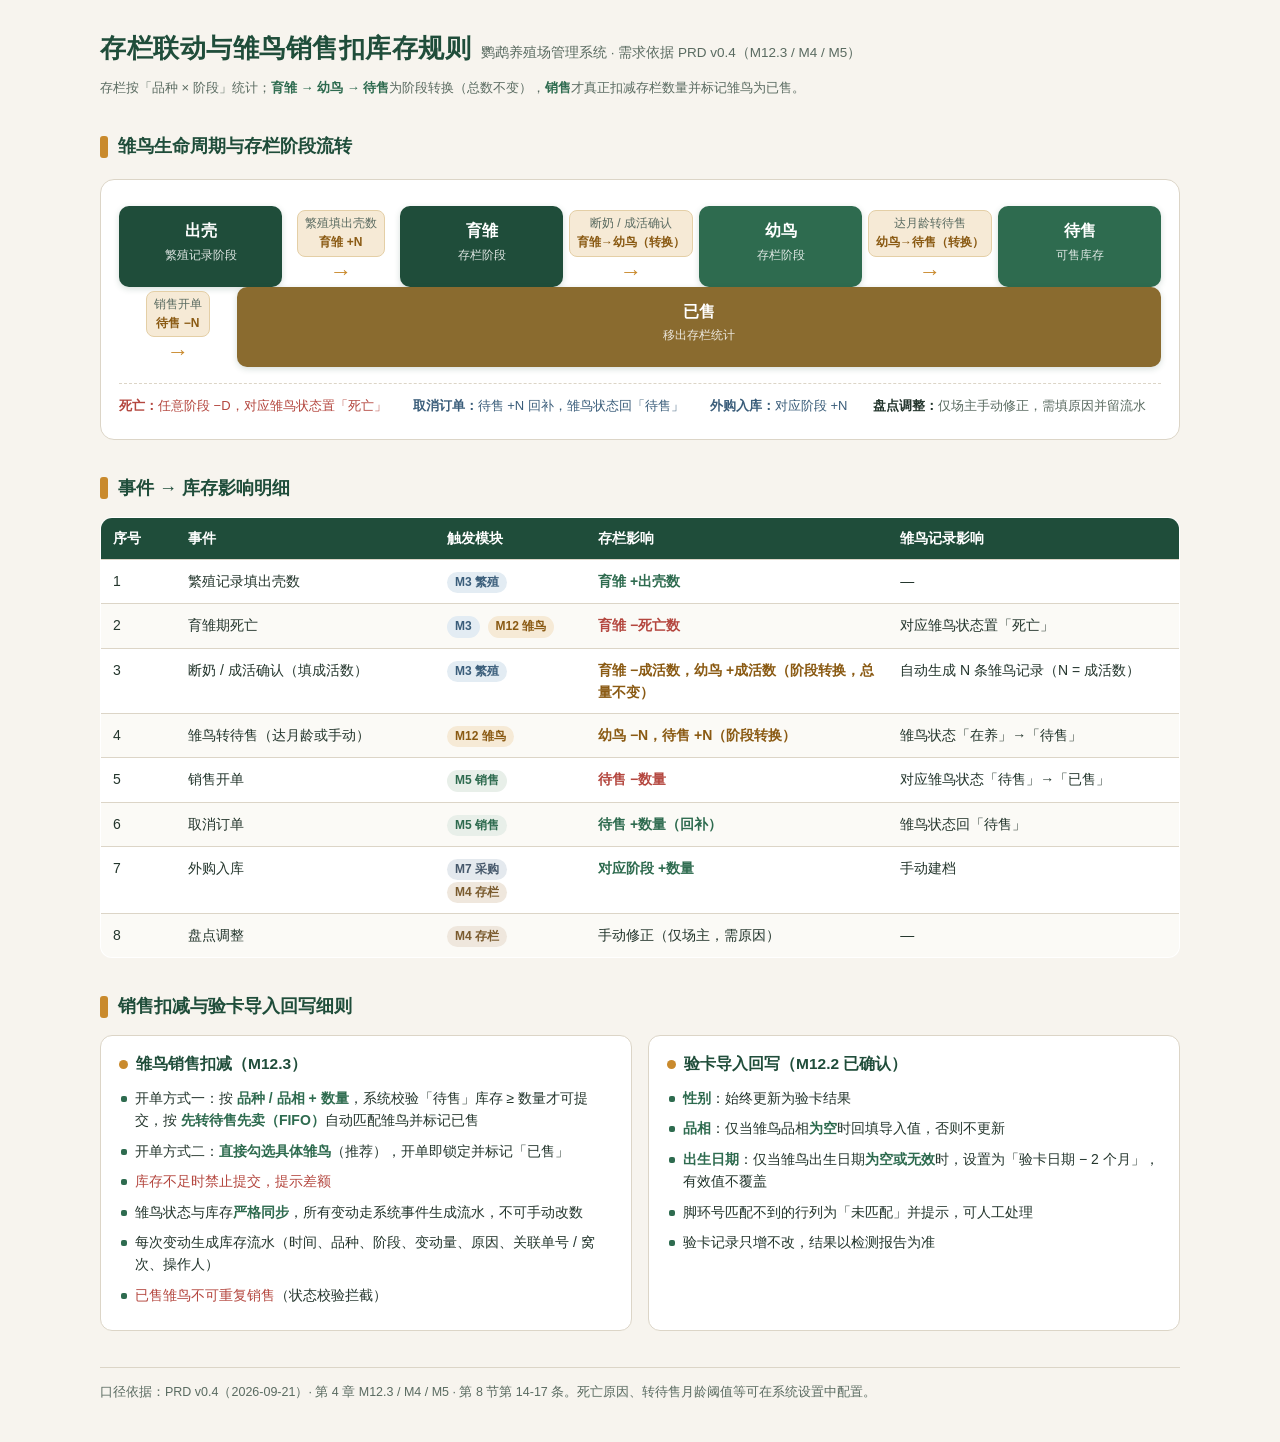
<file: 存栏联动规则图.html>
<!DOCTYPE html>
<html lang="zh-CN">
<head>
<meta charset="UTF-8">
<meta name="viewport" content="width=device-width, initial-scale=1.0">
<title>存栏联动与雏鸟销售扣库存规则</title>
<link rel="icon" href="data:image/svg+xml,%3Csvg xmlns='http://www.w3.org/2000/svg' viewBox='0 0 32 32'%3E%3Crect width='32' height='32' rx='7' fill='%231F4D3A'/%3E%3Ccircle cx='16' cy='16' r='6' fill='%23F7F4EE'/%3E%3Ccircle cx='16' cy='16' r='3' fill='%23D99A3D'/%3E%3C/svg%3E">
<style>
  :root{
    --ink:#23352C;
    --muted:#5A6B61;
    --bg:#F7F4EE;
    --card:#FFFFFF;
    --line:#DCD5C7;
    --green:#1F4D3A;
    --green-2:#2E6B4F;
    --amber:#C98A2D;
    --amber-bg:#F6EAD6;
    --red:#B4473F;
    --red-bg:#F6E2DF;
    --blue:#3A5D7A;
    --blue-bg:#E3ECF3;
  }
  *{box-sizing:border-box;margin:0;padding:0;}
  body{
    background:var(--bg);
    color:var(--ink);
    font-family:"PingFang SC","Microsoft YaHei","Noto Sans SC","Helvetica Neue",Arial,sans-serif;
    line-height:1.6;
    padding:28px 20px 40px;
    font-size:15px;
  }
  .wrap{max-width:1080px;margin:0 auto;}
  header.kicker{display:flex;align-items:baseline;gap:10px;flex-wrap:wrap;}
  h1{font-size:26px;font-weight:800;color:var(--green);letter-spacing:.5px;}
  .sub{color:var(--muted);font-size:13.5px;}
  .rule-note{margin-top:8px;font-size:13px;color:var(--muted);}
  .rule-note b{color:var(--green-2);}

  section{margin-top:34px;}
  .sec-title{
    display:flex;align-items:center;gap:10px;
    font-size:18px;font-weight:700;color:var(--green);
  }
  .sec-title::before{
    content:"";display:inline-block;width:8px;height:22px;border-radius:3px;background:var(--amber);
  }
  .sec-desc{margin-top:6px;font-size:14px;color:var(--muted);}

  /* ===== 阶段流转主图 ===== */
  .flow{
    margin-top:18px;
    display:flex;flex-wrap:wrap;align-items:stretch;
    background:var(--card);
    border:1px solid var(--line);
    border-radius:14px;
    padding:26px 18px 22px;
  }
  .stage{
    flex:1 1 150px;min-width:130px;
    background:var(--green);
    color:#fff;
    border-radius:10px;
    padding:12px 8px;
    text-align:center;
    font-size:16px;font-weight:700;
    box-shadow:0 2px 6px rgba(31,77,58,.18);
  }
  .stage .st-sub{display:block;font-size:12px;font-weight:400;opacity:.85;margin-top:2px;}
  .stage.out{background:var(--green-2);}
  .stage.sold{background:#8A6B2F;}
  .link{
    flex:0 0 auto;
    display:flex;flex-direction:column;align-items:center;justify-content:center;
    min-width:118px;padding:4px 6px;
  }
  .link .evt{
    font-size:12px;color:var(--muted);text-align:center;
    background:var(--amber-bg);border:1px solid #E4CFA6;
    border-radius:8px;padding:3px 7px;margin-bottom:4px;
  }
  .link .evt b{color:#8A5A13;font-weight:700;}
  .link .arrow{font-size:22px;color:var(--amber);line-height:1;font-weight:700;}
  .flow-foot{
    flex-basis:100%;
    margin-top:16px;padding-top:12px;
    border-top:1px dashed var(--line);
    display:flex;flex-wrap:wrap;gap:10px 26px;
    font-size:13px;color:var(--muted);
  }
  .flow-foot span b{color:var(--ink);}
  .flow-foot .bad-red{color:var(--red);}
  .flow-foot .bad-red b{color:var(--red);}
  .flow-foot .bad-blue{color:var(--blue);}
  .flow-foot .bad-blue b{color:var(--blue);}

  /* ===== 事件表 ===== */
  table{
    margin-top:14px;width:100%;
    border-collapse:collapse;
    background:var(--card);
    border:1px solid var(--line);
    border-radius:12px;overflow:hidden;
    table-layout:fixed;
  }
  colgroup col:nth-child(1){width:7%;}
  colgroup col:nth-child(2){width:24%;}
  colgroup col:nth-child(3){width:14%;}
  colgroup col:nth-child(4){width:28%;}
  colgroup col:nth-child(5){width:27%;}
  th,td{
    padding:10px 12px;
    text-align:left;
    border-bottom:1px solid var(--line);
    vertical-align:top;
    font-size:14px;
    word-break:break-word;
  }
  th{
    background:var(--green);
    color:#fff;
    font-weight:600;
    font-size:13.5px;
  }
  tbody tr:last-child td{border-bottom:none;}
  tbody tr:nth-child(even){background:#FBFAF6;}
  td .tag{
    display:inline-block;font-size:12px;font-weight:600;
    padding:1px 8px;border-radius:999px;margin-right:4px;
  }
  .tag.m3{background:var(--blue-bg);color:var(--blue);}
  .tag.m12{background:var(--amber-bg);color:#8A5A13;}
  .tag.m5{background:#E8EFE9;color:var(--green-2);}
  .tag.m4{background:#EFE7DD;color:#7A5B2E;}
  .tag.m7{background:#E4E9EE;color:#46586B;}
  .minus{color:var(--red);font-weight:700;}
  .plus{color:var(--green-2);font-weight:700;}
  .conv{color:#8A5A13;font-weight:700;}

  /* ===== 双栏细则 ===== */
  .cols{
    margin-top:14px;
    display:flex;flex-wrap:wrap;gap:16px;
  }
  .col{
    flex:1 1 400px;
    background:var(--card);
    border:1px solid var(--line);
    border-radius:12px;
    padding:16px 18px;
  }
  .col h3{
    font-size:15.5px;color:var(--green);
    display:flex;align-items:center;gap:8px;
    margin-bottom:10px;
  }
  .col h3 .dot{width:9px;height:9px;border-radius:50%;background:var(--amber);display:inline-block;}
  .col ul{list-style:none;}
  .col li{
    position:relative;padding-left:16px;
    font-size:14px;color:var(--ink);
    margin-bottom:8px;
  }
  .col li::before{
    content:"";position:absolute;left:2px;top:9px;
    width:6px;height:6px;border-radius:2px;background:var(--green-2);
  }
  .col li b{color:var(--green-2);}
  .col li .warn{color:var(--red);}

  footer{
    margin-top:36px;padding-top:14px;
    border-top:1px solid var(--line);
    font-size:12.5px;color:var(--muted);
  }

  /* ===== 窄屏 ===== */
  @media (max-width:720px){
    body{padding:20px 14px 32px;}
    h1{font-size:21px;}
    .flow{flex-direction:column;align-items:stretch;padding:20px 14px;}
    .stage{width:100%;}
    .link{
      min-width:0;flex-direction:column;
      padding:6px 0;
    }
    .link .arrow{transform:rotate(90deg);}
    .flow-foot{flex-direction:column;gap:8px;}
    th,td{font-size:13px;padding:8px;}
    colgroup col:nth-child(1){width:9%;}
    colgroup col:nth-child(2){width:26%;}
    colgroup col:nth-child(3){width:16%;}
    colgroup col:nth-child(4){width:24%;}
    colgroup col:nth-child(5){width:25%;}
  }
</style>
</head>
<body>
<div class="wrap">

  <header class="kicker">
    <h1>存栏联动与雏鸟销售扣库存规则</h1>
    <span class="sub">鹦鹉养殖场管理系统 · 需求依据 PRD v0.4（M12.3 / M4 / M5）</span>
  </header>
  <p class="rule-note">存栏按「品种 × 阶段」统计；<b>育雏 → 幼鸟 → 待售</b>为阶段转换（总数不变），<b>销售</b>才真正扣减存栏数量并标记雏鸟为已售。</p>

  <!-- ===== 视图：阶段流转 ===== -->
  <section>
    <div class="sec-title">雏鸟生命周期与存栏阶段流转</div>
    <div class="flow">
      <div class="stage">出壳<span class="st-sub">繁殖记录阶段</span></div>
      <div class="link">
        <span class="evt">繁殖填出壳数<br><b>育雏 +N</b></span>
        <span class="arrow">→</span>
      </div>
      <div class="stage">育雏<span class="st-sub">存栏阶段</span></div>
      <div class="link">
        <span class="evt">断奶 / 成活确认<br><b>育雏→幼鸟（转换）</b></span>
        <span class="arrow">→</span>
      </div>
      <div class="stage out">幼鸟<span class="st-sub">存栏阶段</span></div>
      <div class="link">
        <span class="evt">达月龄转待售<br><b>幼鸟→待售（转换）</b></span>
        <span class="arrow">→</span>
      </div>
      <div class="stage out">待售<span class="st-sub">可售库存</span></div>
      <div class="link">
        <span class="evt">销售开单<br><b>待售 −N</b></span>
        <span class="arrow">→</span>
      </div>
      <div class="stage sold">已售<span class="st-sub">移出存栏统计</span></div>

      <div class="flow-foot">
        <span class="bad-red"><b>死亡：</b>任意阶段 −D，对应雏鸟状态置「死亡」</span>
        <span class="bad-blue"><b>取消订单：</b>待售 +N 回补，雏鸟状态回「待售」</span>
        <span class="bad-blue"><b>外购入库：</b>对应阶段 +N</span>
        <span><b>盘点调整：</b>仅场主手动修正，需填原因并留流水</span>
      </div>
    </div>
  </section>

  <!-- ===== 视图：事件表 ===== -->
  <section>
    <div class="sec-title">事件 → 库存影响明细</div>
    <table>
      <colgroup>
        <col><col><col><col><col>
      </colgroup>
      <thead>
        <tr>
          <th>序号</th><th>事件</th><th>触发模块</th><th>存栏影响</th><th>雏鸟记录影响</th>
        </tr>
      </thead>
      <tbody>
        <tr><td>1</td><td>繁殖记录填出壳数</td><td><span class="tag m3">M3 繁殖</span></td><td><span class="plus">育雏 +出壳数</span></td><td>—</td></tr>
        <tr><td>2</td><td>育雏期死亡</td><td><span class="tag m3">M3</span> <span class="tag m12">M12 雏鸟</span></td><td><span class="minus">育雏 −死亡数</span></td><td>对应雏鸟状态置「死亡」</td></tr>
        <tr><td>3</td><td>断奶 / 成活确认（填成活数）</td><td><span class="tag m3">M3 繁殖</span></td><td class="conv">育雏 −成活数，幼鸟 +成活数（阶段转换，总量不变）</td><td>自动生成 N 条雏鸟记录（N = 成活数）</td></tr>
        <tr><td>4</td><td>雏鸟转待售（达月龄或手动）</td><td><span class="tag m12">M12 雏鸟</span></td><td class="conv">幼鸟 −N，待售 +N（阶段转换）</td><td>雏鸟状态「在养」→「待售」</td></tr>
        <tr><td>5</td><td>销售开单</td><td><span class="tag m5">M5 销售</span></td><td><span class="minus">待售 −数量</span></td><td>对应雏鸟状态「待售」→「已售」</td></tr>
        <tr><td>6</td><td>取消订单</td><td><span class="tag m5">M5 销售</span></td><td><span class="plus">待售 +数量（回补）</span></td><td>雏鸟状态回「待售」</td></tr>
        <tr><td>7</td><td>外购入库</td><td><span class="tag m7">M7 采购</span> <span class="tag m4">M4 存栏</span></td><td><span class="plus">对应阶段 +数量</span></td><td>手动建档</td></tr>
        <tr><td>8</td><td>盘点调整</td><td><span class="tag m4">M4 存栏</span></td><td>手动修正（仅场主，需原因）</td><td>—</td></tr>
      </tbody>
    </table>
  </section>

  <!-- ===== 视图：细则 ===== -->
  <section>
    <div class="sec-title">销售扣减与验卡导入回写细则</div>
    <div class="cols">
      <div class="col">
        <h3><span class="dot"></span>雏鸟销售扣减（M12.3）</h3>
        <ul>
          <li>开单方式一：按 <b>品种 / 品相 + 数量</b>，系统校验「待售」库存 ≥ 数量才可提交，按 <b>先转待售先卖（FIFO）</b>自动匹配雏鸟并标记已售</li>
          <li>开单方式二：<b>直接勾选具体雏鸟</b>（推荐），开单即锁定并标记「已售」</li>
          <li><span class="warn">库存不足时禁止提交，提示差额</span></li>
          <li>雏鸟状态与库存<b>严格同步</b>，所有变动走系统事件生成流水，不可手动改数</li>
          <li>每次变动生成库存流水（时间、品种、阶段、变动量、原因、关联单号 / 窝次、操作人）</li>
          <li><span class="warn">已售雏鸟不可重复销售</span>（状态校验拦截）</li>
        </ul>
      </div>
      <div class="col">
        <h3><span class="dot"></span>验卡导入回写（M12.2 已确认）</h3>
        <ul>
          <li><b>性别</b>：始终更新为验卡结果</li>
          <li><b>品相</b>：仅当雏鸟品相<b>为空</b>时回填导入值，否则不更新</li>
          <li><b>出生日期</b>：仅当雏鸟出生日期<b>为空或无效</b>时，设置为「验卡日期 − 2 个月」，有效值不覆盖</li>
          <li>脚环号匹配不到的行列为「未匹配」并提示，可人工处理</li>
          <li>验卡记录只增不改，结果以检测报告为准</li>
        </ul>
      </div>
    </div>
  </section>

  <footer>
    口径依据：PRD v0.4（2026-09-21）· 第 4 章 M12.3 / M4 / M5 · 第 8 节第 14-17 条。死亡原因、转待售月龄阈值等可在系统设置中配置。
  </footer>

</div>
</body>
</html>
</file>
